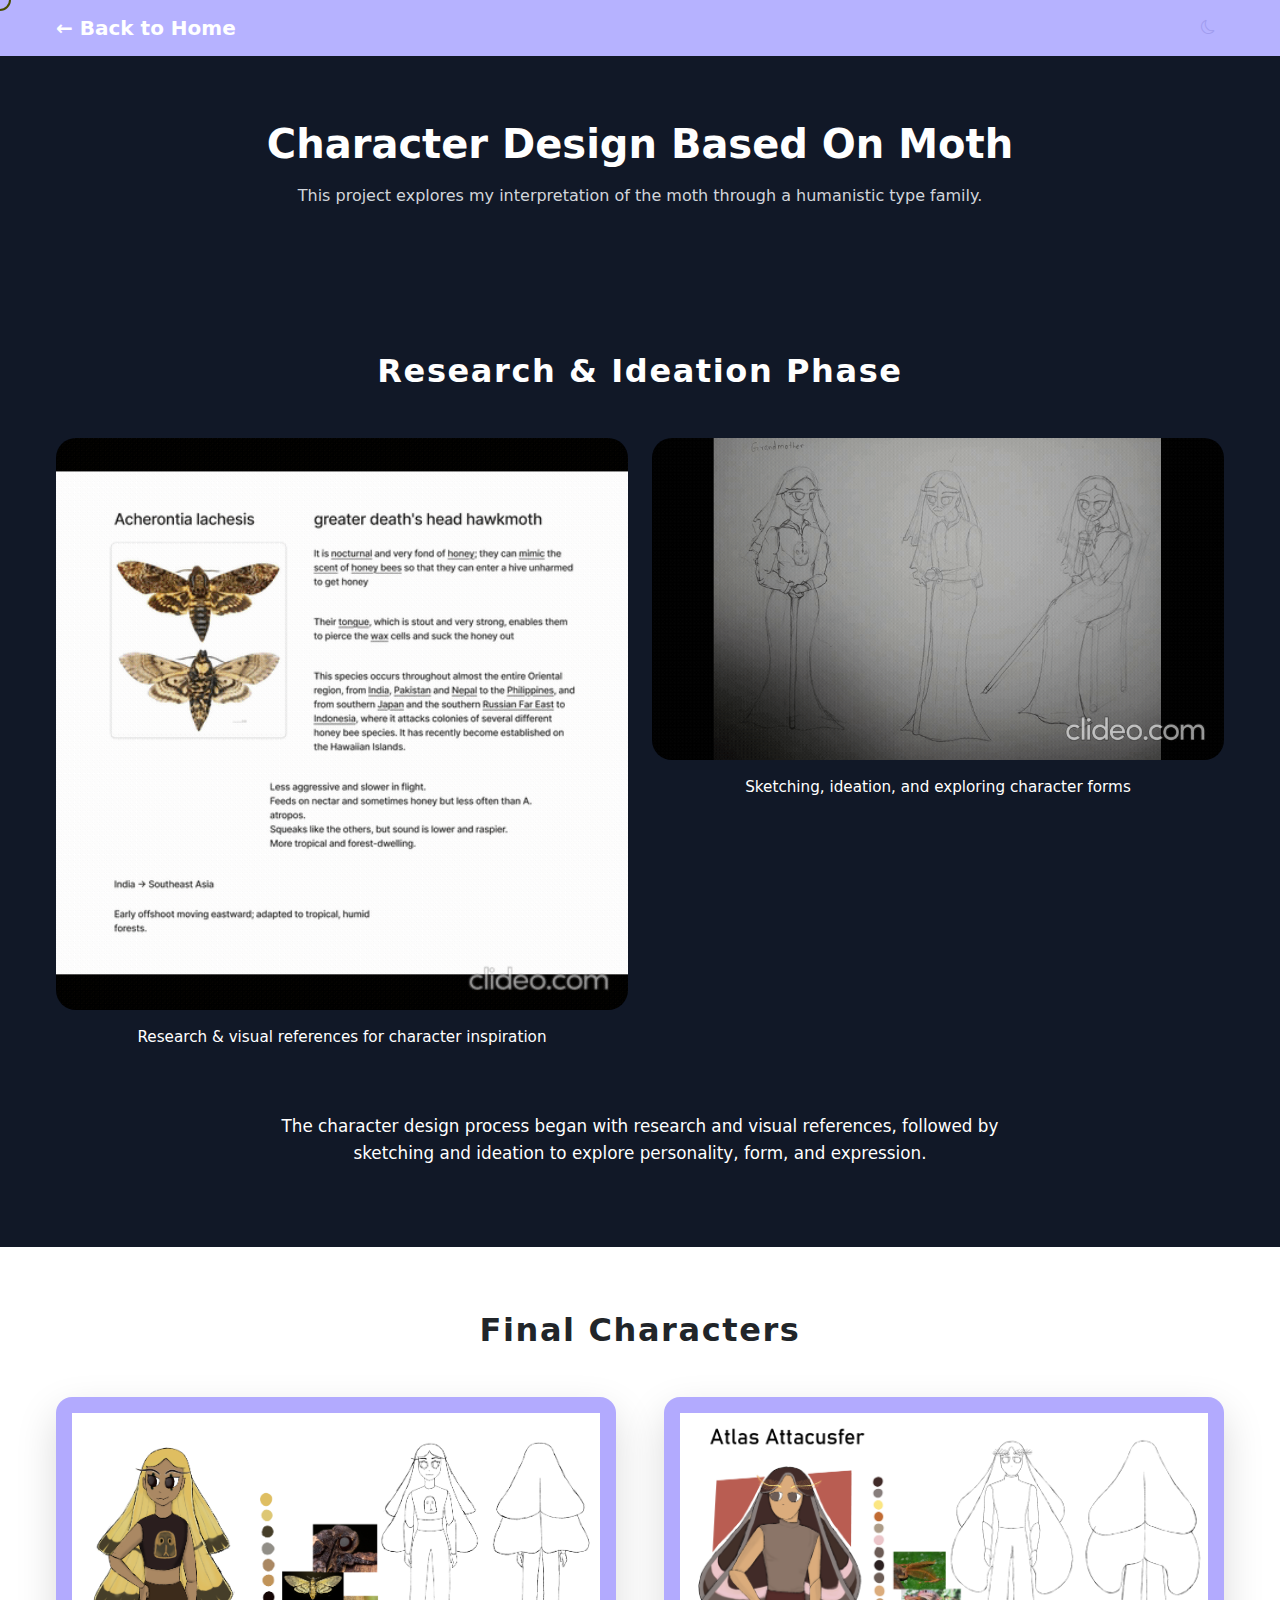
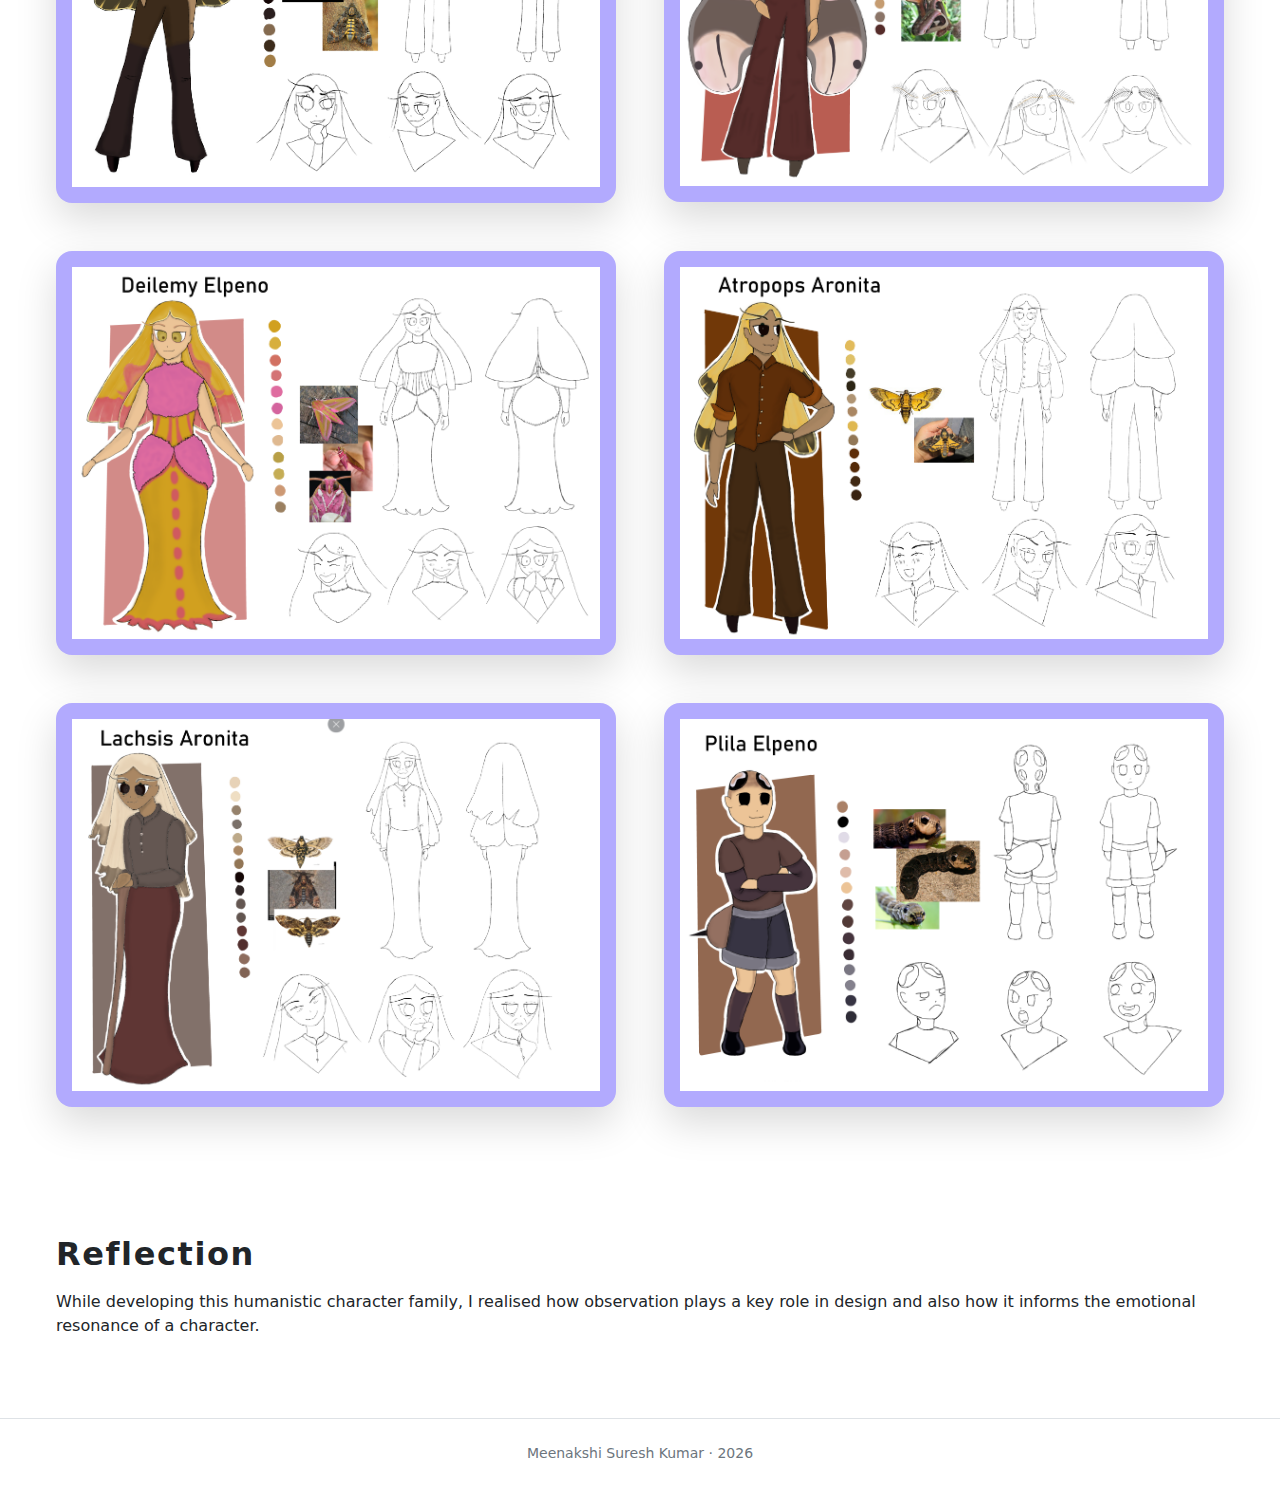
<file: characterDesign.html>
<!DOCTYPE html>
<html lang="en" data-bs-theme="light">
<head>
  <meta charset="UTF-8">
  <meta name="viewport" content="width=device-width, initial-scale=1">
  <title>Character Design</title>

  <!-- Bootstrap -->
  <link href="https://cdn.jsdelivr.net/npm/bootstrap@5.3.3/dist/css/bootstrap.min.css" rel="stylesheet">

  <!-- Icons -->
  <link href="https://cdn.jsdelivr.net/npm/bootstrap-icons@1.11.3/font/bootstrap-icons.css" rel="stylesheet">

  <!-- Same styles as home -->
  <link rel="stylesheet" href="../styles.css">
</head>
<style>
  .final-img {
  width: 100%;
  height: auto;
  display: block;

  /* Prevent overflow & weird scaling */
  max-width: 100%;
  object-fit: contain;

  /* Visual polish */
  border-radius: 16px;
  box-shadow: 0 16px 40px rgba(0, 0, 0, 0.15);
}
.final-img {
  background: #b2aafe;
  padding: 16px;
}


</style>

<body class="bg-body text-body">
<div class="custom-cursor"></div>

<!-- NAVBAR -->
<nav class="navbar sticky-top custom-navbar">
  <div class="container">
    <a class="navbar-brand fw-semibold" href="../index.html">
      ← Back to Home
    </a>

    <button class="btn btn-sm btn-outline-primary" id="themeToggle">
      <i class="bi bi-moon"></i>
    </button>
  </div>
</nav>

<!-- HERO -->
<section class="section-padding dark-section text-center">
  <div class="container">
    <h1 class="fw-bold display-6 mb-3">
      Character Design Based On Moth
    </h1>
    <p class="text-secondary">
      This project explores my interpretation of the moth through a humanistic type family.
    </p>

   
  </div>
</section>


<!-- DESIGN PROCESS -->
<section class="section-padding dark-section">
  <div class="container">

    <h2 class="fw-semibold text-center mb-5">Research & Ideation Phase</h2>

    <!-- 2 GIF ROW -->
    <div class="row g-4 justify-content-center">

      <!-- RESEARCH -->
      <div class="col-12 col-md-6">
        <div class="process-card text-center">
          <div class="process-media">
            <img src="gif3.gif" alt="Character research process">
          </div>
          <p class="process-caption mt-3">
            Research & visual references for character inspiration
          </p>
        </div>
      </div>

      <!-- SKETCH & IDEATION -->
      <div class="col-12 col-md-6">
        <div class="process-card text-center">
          <div class="process-media">
            <img src="gif5.gif" alt="Sketch and ideation process">
          </div>
          <p class="process-caption mt-3">
            Sketching, ideation, and exploring character forms
          </p>
        </div>
      </div>

    </div>

    <!-- CENTERED PARAGRAPH -->
    <p class="process-journey text-center mt-5">
      The character design process began with research and visual references,
      followed by sketching and ideation to explore personality, form, and
      expression.
    </p>

  </div>
</section>




<!-- FINAL OUTCOME -->
<section class="section-padding">
  <div class="container">
    <h2 class="fw-semibold mb-5 text-center">Final Characters</h2>

    <div class="row g-5">

      <!-- ROW 1 -->
      <div class="col-12 col-md-6">
        <img src="moth1.jpg" class="final-img" alt="Final character design 1">
      </div>

      <div class="col-12 col-md-6">
        <img src="Screenshot6.png" class="final-img" alt="Final character design 2">
      </div>

      <!-- ROW 2 -->
      <div class="col-12 col-md-6">
        <img src="moth2.png" class="final-img" alt="Final character design 3">
      </div>

      <div class="col-12 col-md-6">
        <img src="moth3.png" class="final-img" alt="Final character design 4">
      </div>

      <!-- ROW 3 -->
      <div class="col-12 col-md-6">
        <img src="moth4.png" class="final-img" alt="Final character design 5">
      </div>

      <div class="col-12 col-md-6">
        <img src="moth5.png" class="final-img" alt="Final character design 6">
      </div>

    </div>
  </div>
</section>


<!-- REFLECTION -->
<section class="section-padding">
  <div class="container">
    <h2 class="fw-semibold mb-3">Reflection</h2>
    <p>
      While developing this humanistic character family,
       I realised how observation plays a key role in design
        and also how it informs the emotional resonance of a character.
    </p>
  </div>
</section>

<footer class="py-4 border-top">
  <div class="container text-center small text-secondary">
    Meenakshi Suresh Kumar · 2026
  </div>
</footer>

<!-- Bootstrap -->
<script src="https://cdn.jsdelivr.net/npm/bootstrap@5.3.3/dist/js/bootstrap.bundle.min.js"></script>

<!-- DARK MODE -->
<script>
  const toggle = document.getElementById('themeToggle');
  const html = document.documentElement;

  toggle.addEventListener('click', () => {
    html.setAttribute(
      'data-bs-theme',
      html.getAttribute('data-bs-theme') === 'dark' ? 'light' : 'dark'
    );
  });
</script>
<script>
const cursor = document.querySelector('.custom-cursor');

document.addEventListener('mousemove', e => {
  cursor.style.left = e.clientX + 'px';
  cursor.style.top = e.clientY + 'px';
});
</script>

</body>
</html>
</file>
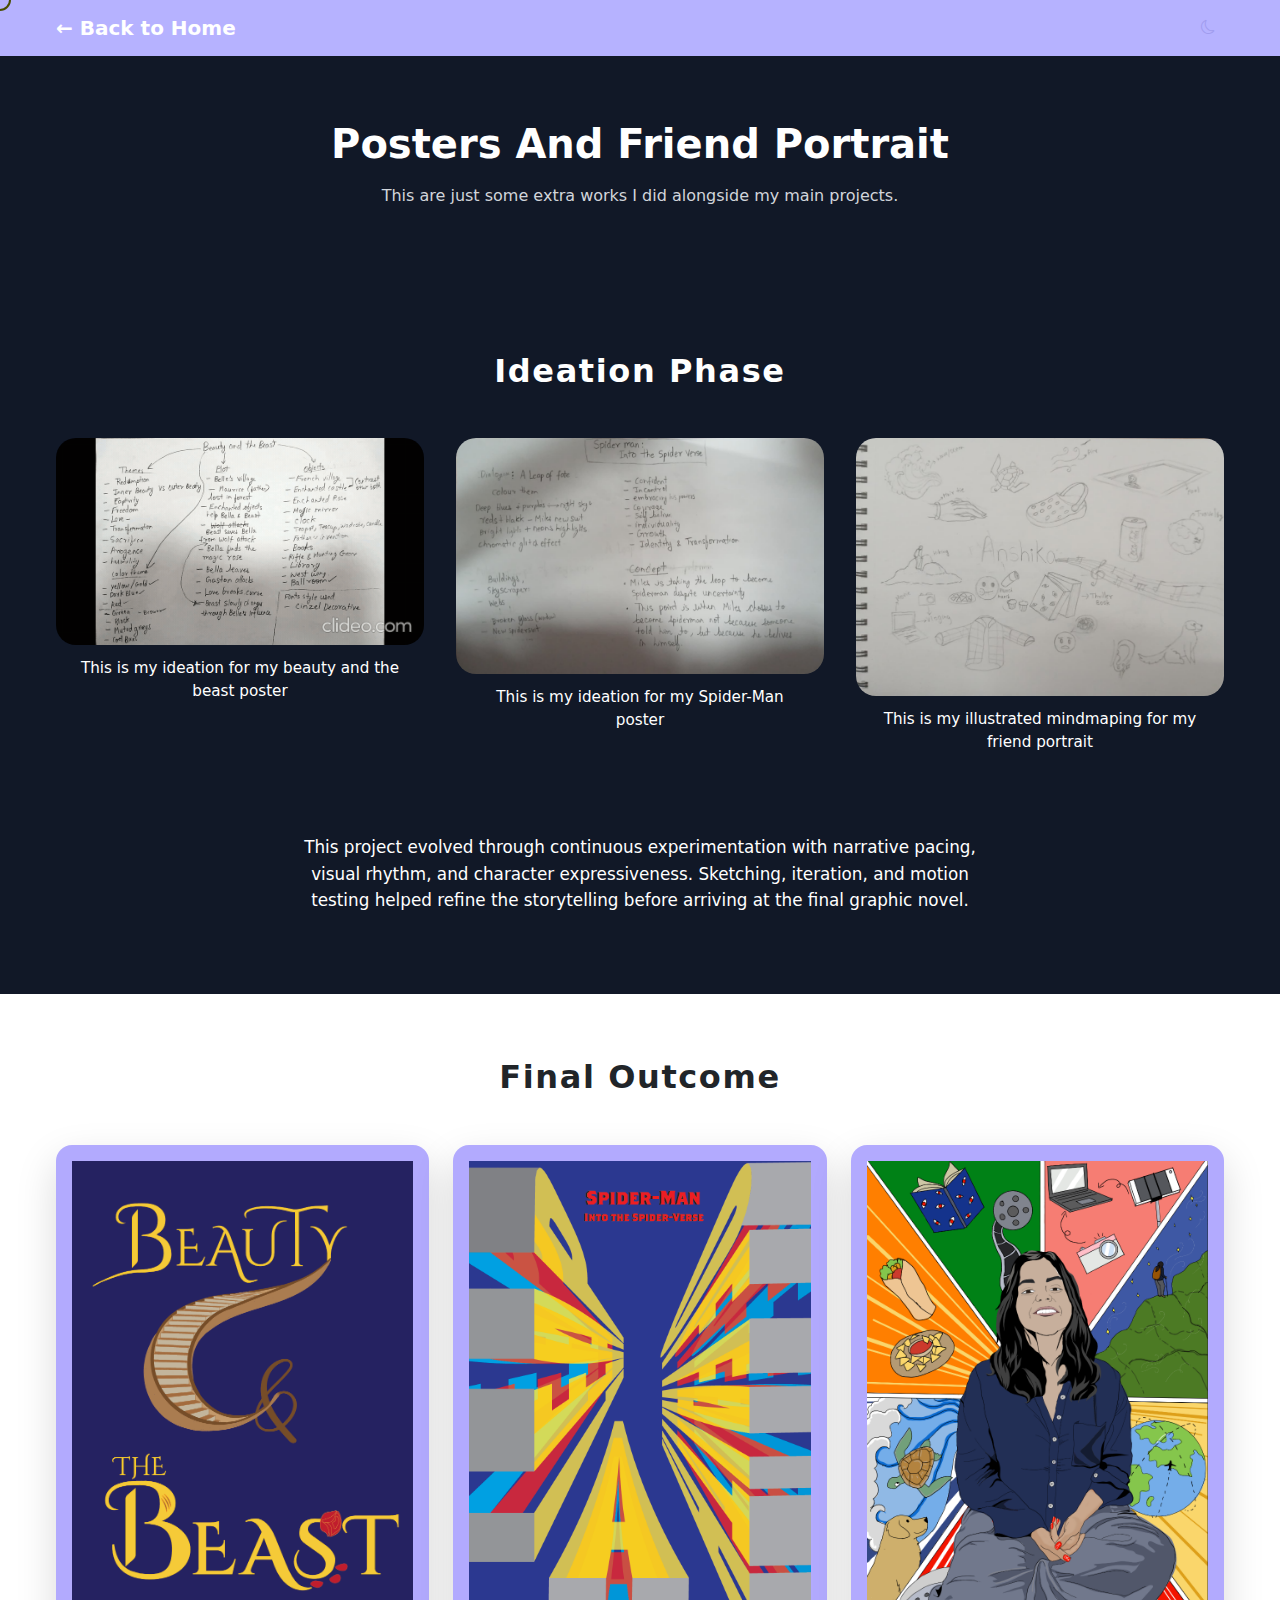
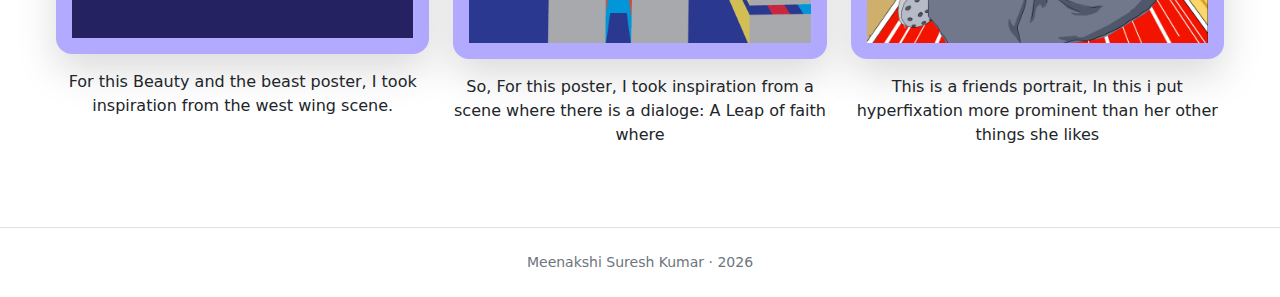
<file: extraWork.html>
<!DOCTYPE html>
<html lang="en" data-bs-theme="light">
<head>
  <meta charset="UTF-8">
  <meta name="viewport" content="width=device-width, initial-scale=1">
  <title>Extra Works</title>

  <!-- Bootstrap -->
  <link href="https://cdn.jsdelivr.net/npm/bootstrap@5.3.3/dist/css/bootstrap.min.css" rel="stylesheet">

  <!-- Icons -->
  <link href="https://cdn.jsdelivr.net/npm/bootstrap-icons@1.11.3/font/bootstrap-icons.css" rel="stylesheet">

  <!-- Same styles as home -->
  <link rel="stylesheet" href="../styles.css">
</head>
<style>
  
  .final-img {
  width: 100%;
  height: auto;
  display: block;

  /* Prevent overflow & weird scaling */
  max-width: 100%;
  object-fit: contain;

  /* Visual polish */
  border-radius: 16px;
  box-shadow: 0 16px 40px rgba(0, 0, 0, 0.15);
}
.final-img {
  background: #b2aafe;
  padding: 16px;
}


</style>

<body class="bg-body text-body">
<div class="custom-cursor"></div>

<!-- NAVBAR -->
<nav class="navbar sticky-top custom-navbar">
  <div class="container">
    <a class="navbar-brand fw-semibold" href="../index.html">
      ← Back to Home
    </a>

    <button class="btn btn-sm btn-outline-primary" id="themeToggle">
      <i class="bi bi-moon"></i>
    </button>
  </div>
</nav>

<!-- HERO -->
<section class="section-padding dark-section text-center">
  <div class="container">
    <h1 class="fw-bold display-6 mb-3">
      Posters And Friend Portrait
    </h1>
    <p class="text-secondary">
      This are just some extra works I did alongside my main projects.
    </p>
  </div>
</section>

<!-- DESIGN PROCESS -->
<section class="section-padding dark-section">
  <div class="container">

    <h2 class="fw-semibold text-center mb-5">Ideation Phase</h2>

    <!-- 3 IMAGE / GIF ROW -->
    <div class="process-grid">

      <!-- BOX 1 -->
      <div class="process-card">
        <div class="process-media">
          <img src="Extra1.gif" alt="Narrative exploration sketches">
        </div>
        <p class="process-caption">
          This is my ideation for my beauty and the beast poster
        </p>
      </div>

      <!-- BOX 2 -->
      <div class="process-card">
        <div class="process-media">
          <img src="Extra2.png" alt="Layout exploration GIF">
        </div>
        <p class="process-caption">
          This is my ideation for my Spider-Man poster
        </p>
      </div>

      <!-- BOX 3 -->
      <div class="process-card">
        <div class="process-media">
          <img src="Extra3.png" alt="Character movement GIF">
        </div>
        <p class="process-caption">
          This is my illustrated mindmaping for my friend portrait
        </p>
      </div>

    </div>

    <!-- DESIGN JOURNEY PARAGRAPH -->
    <p class="process-journey">
      This project evolved through continuous experimentation with narrative pacing,
      visual rhythm, and character expressiveness. Sketching, iteration, and motion
      testing helped refine the storytelling before arriving at the final graphic novel.
    </p>

  </div>
</section>


<!-- FINAL OUTCOME -->
<section class="section-padding">
  <div class="container">
    <h2 class="fw-semibold mb-5 text-center">Final Outcome</h2>

    <div class="row g-4">

      <!-- ITEM 1 -->
      <div class="col-12 col-md-6 col-lg-4 text-center">
        <img src="Screenshot3.png" class="final-img mb-3" alt="Final outcome page 1">
        <p class="process-caption"></p>
          For this Beauty and the beast poster, I took inspiration from the west wing scene.
     
        </p>
      </div>

      <!-- ITEM 2 -->
      <div class="col-12 col-md-6 col-lg-4 text-center">
        <img src="extra.png" class="final-img mb-3" alt="Final outcome page 2">
        <p class="process-caption"></p>
          So, For this poster, I took inspiration from a scene where there is a dialoge: A Leap of faith where
        </p>
      </div>

      <!-- ITEM 3 -->
      <div class="col-12 col-md-6 col-lg-4 text-center">
        <img src="extra1.png" class="final-img mb-3" alt="Final outcome page 3">
        <p class="process-caption"></p>
          This is a friends portrait, In this i put hyperfixation more prominent than her other things she likes
        </p>
      </div>

      

    </div>
  </div>
</section>





<footer class="py-4 border-top">
  <div class="container text-center small text-secondary">
    Meenakshi Suresh Kumar · 2026
  </div>
</footer>

<!-- Bootstrap -->
<script src="https://cdn.jsdelivr.net/npm/bootstrap@5.3.3/dist/js/bootstrap.bundle.min.js"></script>

<!-- DARK MODE -->
<script>
  const toggle = document.getElementById('themeToggle');
  const html = document.documentElement;

  toggle.addEventListener('click', () => {
    html.setAttribute(
      'data-bs-theme',
      html.getAttribute('data-bs-theme') === 'dark' ? 'light' : 'dark'
    );
  });
</script>
<script>
const cursor = document.querySelector('.custom-cursor');

document.addEventListener('mousemove', e => {
  cursor.style.left = e.clientX + 'px';
  cursor.style.top = e.clientY + 'px';
});
</script>

</body>
</html>
</file>
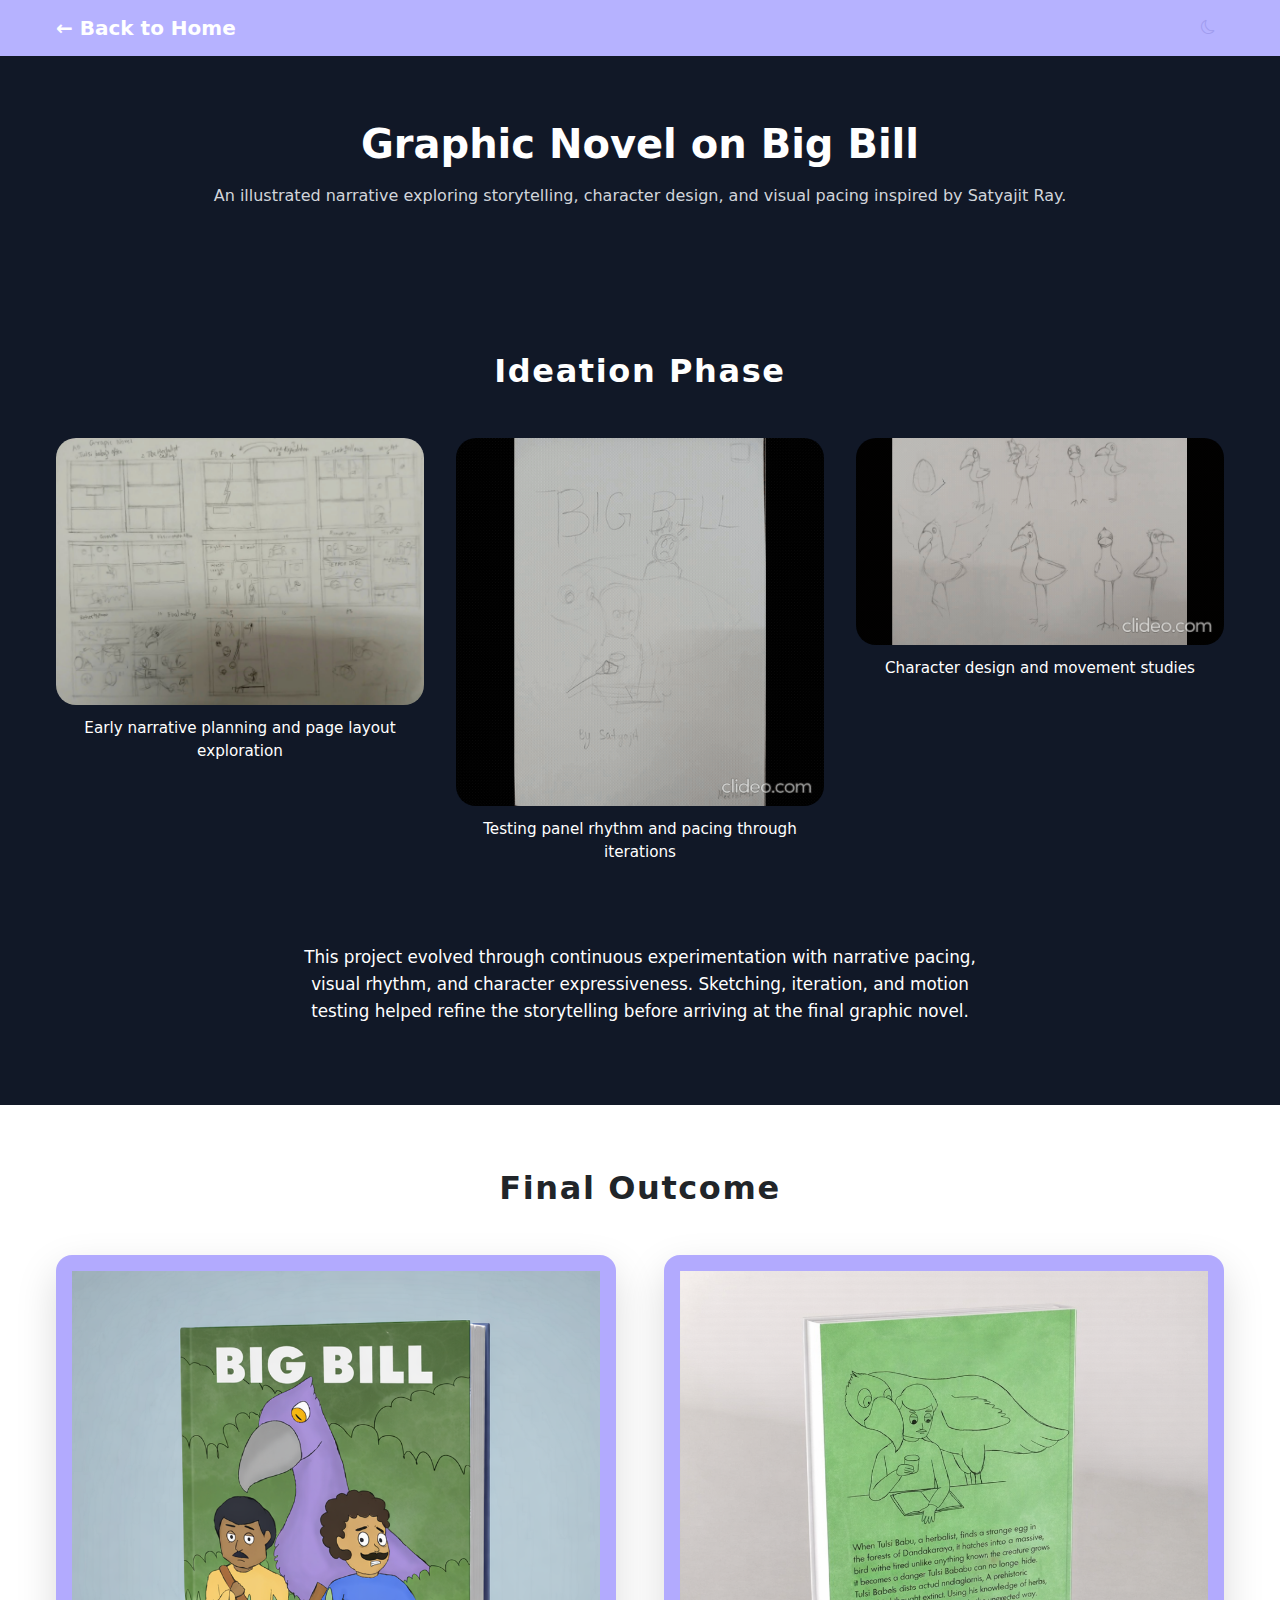
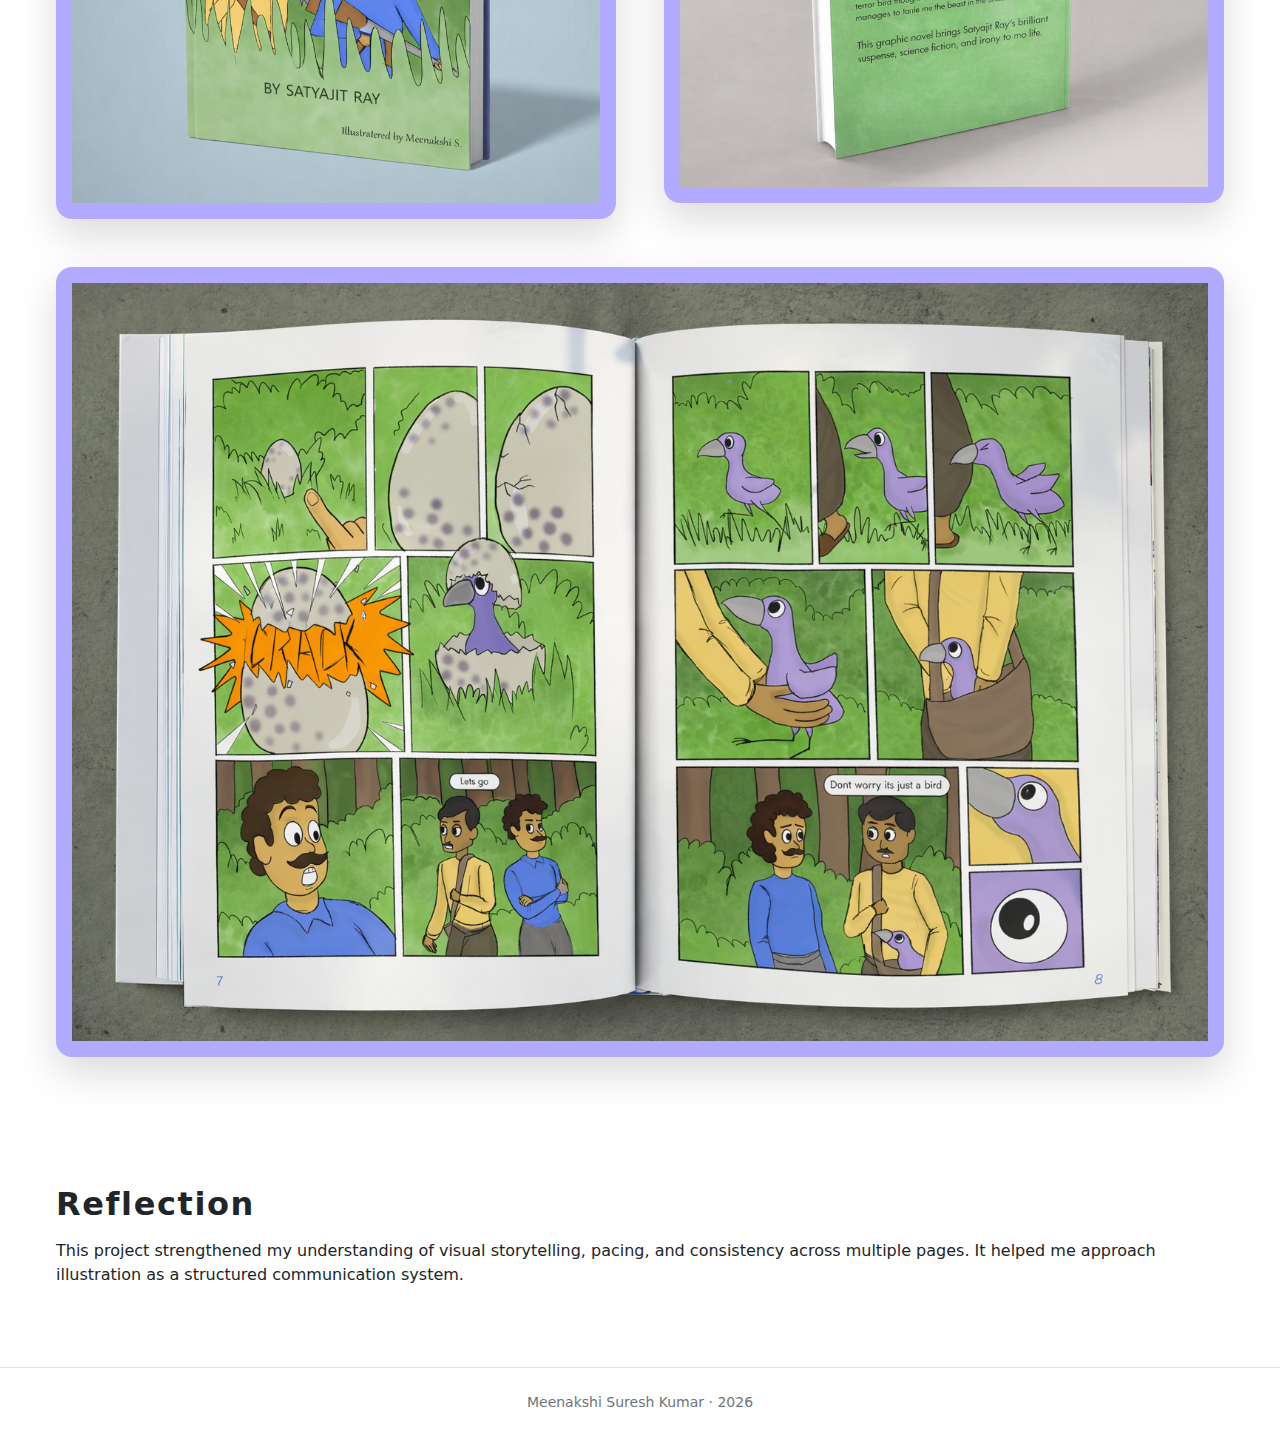
<file: graphicNovel.html>
<!DOCTYPE html>
<html lang="en" data-bs-theme="light">
<head>
  <meta charset="UTF-8">
  <meta name="viewport" content="width=device-width, initial-scale=1">
  <title>Graphic Novel on Big Bill</title>

  <!-- Bootstrap -->
  <link href="https://cdn.jsdelivr.net/npm/bootstrap@5.3.3/dist/css/bootstrap.min.css" rel="stylesheet">

  <!-- Icons -->
  <link href="https://cdn.jsdelivr.net/npm/bootstrap-icons@1.11.3/font/bootstrap-icons.css" rel="stylesheet">

  <!-- Same styles as home -->
  <link rel="stylesheet" href="../styles.css">
</head>
<style>
  
  .final-img {
  width: 100%;
  height: auto;
  display: block;

  /* Prevent overflow & weird scaling */
  max-width: 100%;
  object-fit: contain;

  /* Visual polish */
  border-radius: 16px;
  box-shadow: 0 16px 40px rgba(0, 0, 0, 0.15);
}
.final-img {
  background: #b2aafe;
  padding: 16px;
}


</style>

<body class="bg-body text-body">

<!-- NAVBAR -->
<nav class="navbar sticky-top custom-navbar">
  <div class="container">
    <a class="navbar-brand fw-semibold" href="../index.html">
      ← Back to Home
    </a>

    <button class="btn btn-sm btn-outline-primary" id="themeToggle">
      <i class="bi bi-moon"></i>
    </button>
  </div>
</nav>

<!-- HERO -->
<section class="section-padding dark-section text-center">
  <div class="container">
    <h1 class="fw-bold display-6 mb-3">
      Graphic Novel on Big Bill
    </h1>
    <p class="text-secondary">
      An illustrated narrative exploring storytelling, character design,
      and visual pacing inspired by Satyajit Ray.
    </p>
  </div>
</section>

<!-- DESIGN PROCESS -->
<section class="section-padding dark-section">
  <div class="container">

    <h2 class="fw-semibold text-center mb-5">Ideation Phase</h2>

    <!-- 3 IMAGE / GIF ROW -->
    <div class="process-grid">

      <!-- BOX 1 -->
      <div class="process-card">
        <div class="process-media">
          <img src="2Process2.png" alt="Narrative exploration sketches">
        </div>
        <p class="process-caption">
          Early narrative planning and page layout exploration
        </p>
      </div>

      <!-- BOX 2 -->
      <div class="process-card">
        <div class="process-media">
          <img src="gif2.gif" alt="Layout exploration GIF">
        </div>
        <p class="process-caption">
          Testing panel rhythm and pacing through iterations
        </p>
      </div>

      <!-- BOX 3 -->
      <div class="process-card">
        <div class="process-media">
          <img src="gif1.gif" alt="Character movement GIF">
        </div>
        <p class="process-caption">
          Character design and movement studies
        </p>
      </div>

    </div>

    <!-- DESIGN JOURNEY PARAGRAPH -->
    <p class="process-journey">
      This project evolved through continuous experimentation with narrative pacing,
      visual rhythm, and character expressiveness. Sketching, iteration, and motion
      testing helped refine the storytelling before arriving at the final graphic novel.
    </p>

  </div>
</section>



<!-- FINAL OUTCOME -->
<section class="section-padding">
  <div class="container">
    <h2 class="fw-semibold mb-5 text-center">Final Outcome</h2>

    <div class="row g-5">

      <!-- MP1 + MP2 IN SAME ROW -->
      <div class="col-12 col-md-6">
        <img src="mock1.png" class="final-img" alt="">
      </div>

      <div class="col-12 col-md-6">
        <img src="mock2.png" class="final-img" alt="">
      </div>

      <!-- FULL WIDTH IMAGE BELOW -->
      <div class="col-12">
        <img src="mock3.png" class="final-img" alt="">
      </div>

    </div>
  </div>
</section>

<!-- REFLECTION -->
<section class="section-padding">
  <div class="container">
    <h2 class="fw-semibold mb-3">Reflection</h2>
    <p>
      This project strengthened my understanding of visual storytelling,
      pacing, and consistency across multiple pages. It helped me approach
      illustration as a structured communication system.
    </p>
  </div>
</section>

<footer class="py-4 border-top">
  <div class="container text-center small text-secondary">
    Meenakshi Suresh Kumar · 2026
  </div>
</footer>

<!-- Bootstrap -->
<script src="https://cdn.jsdelivr.net/npm/bootstrap@5.3.3/dist/js/bootstrap.bundle.min.js"></script>

<!-- DARK MODE -->
<script>
  const toggle = document.getElementById('themeToggle');
  const html = document.documentElement;

  toggle.addEventListener('click', () => {
    html.setAttribute(
      'data-bs-theme',
      html.getAttribute('data-bs-theme') === 'dark' ? 'light' : 'dark'
    );
  });
</script>

</body>
</html>
</file>
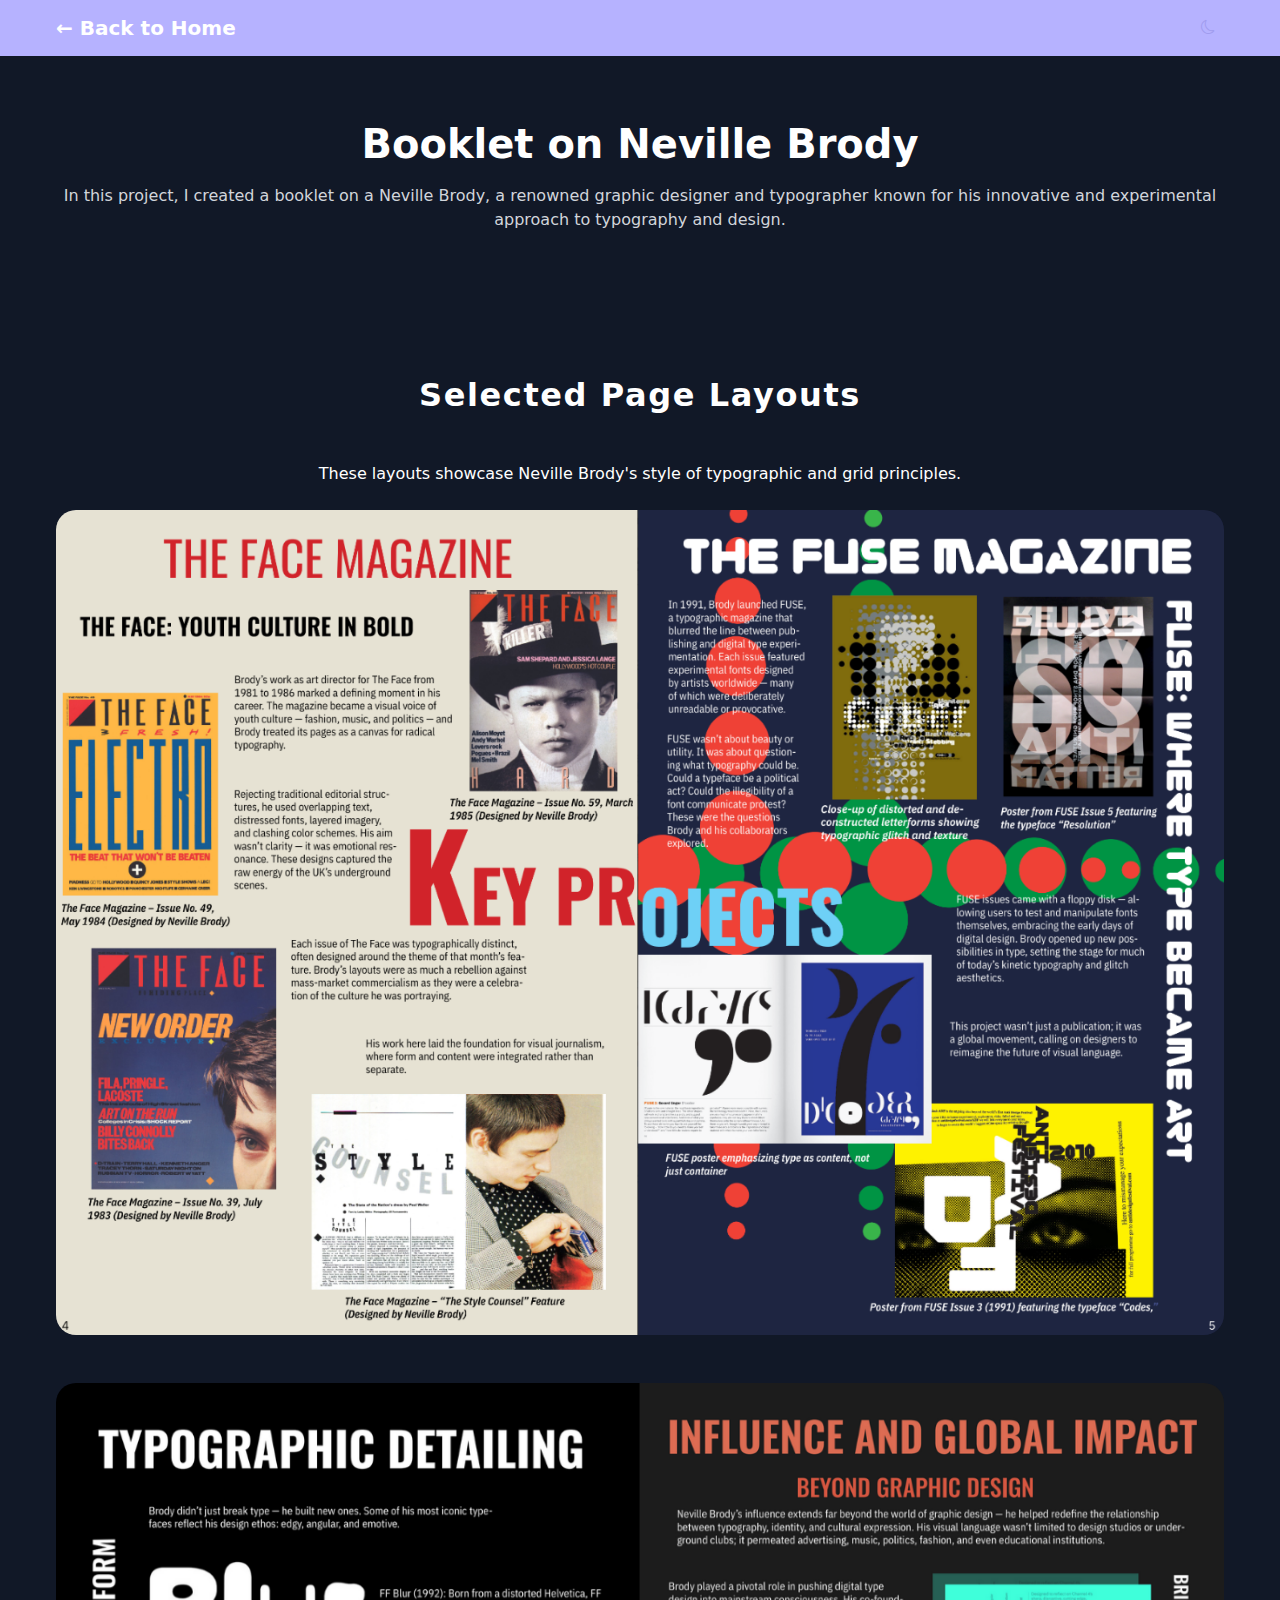
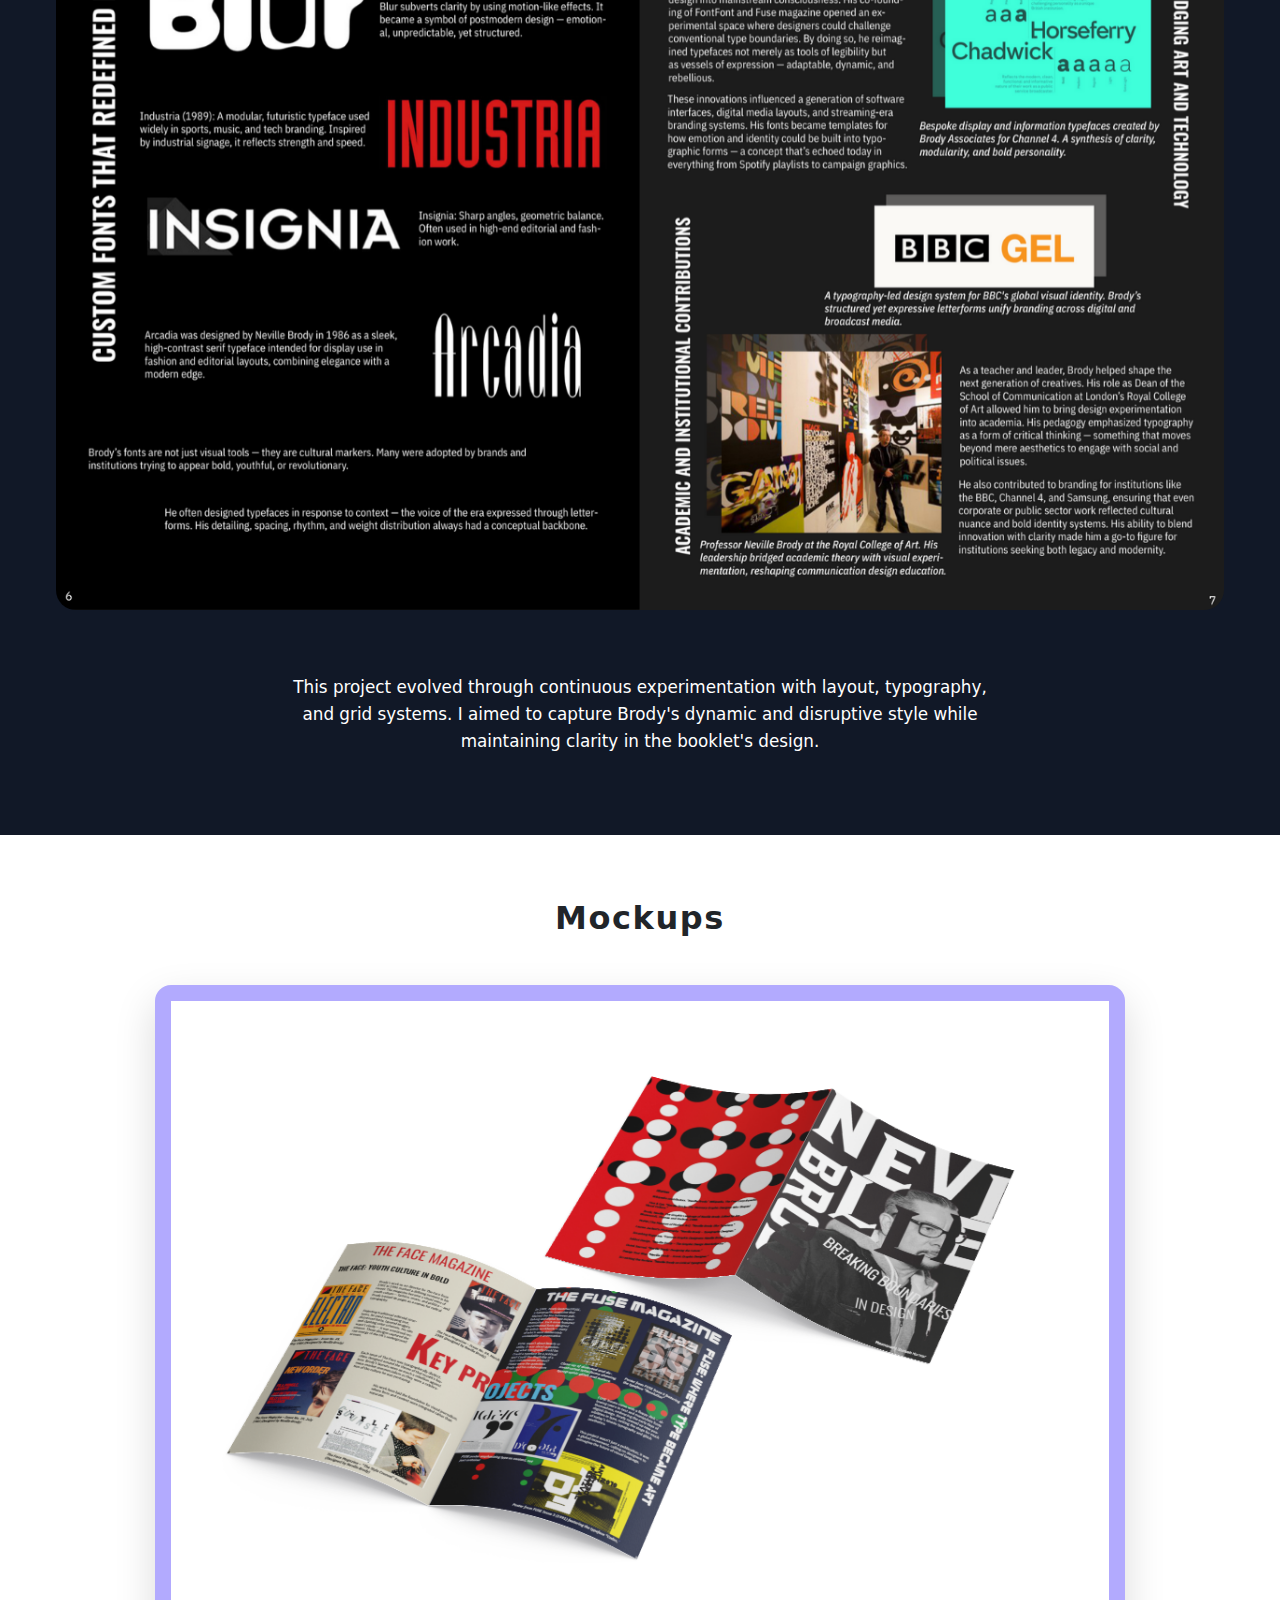
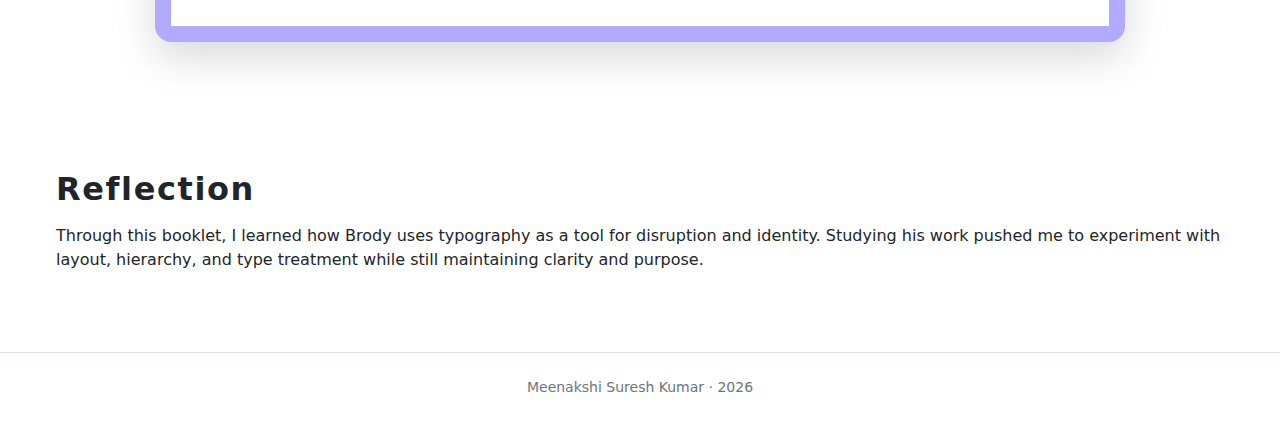
<file: nevilebrody.html>
<!DOCTYPE html>
<html lang="en" data-bs-theme="light">
<head>
  <meta charset="UTF-8">
  <meta name="viewport" content="width=device-width, initial-scale=1">
  <title>Neville Brody</title>

  <!-- Bootstrap -->
  <link href="https://cdn.jsdelivr.net/npm/bootstrap@5.3.3/dist/css/bootstrap.min.css" rel="stylesheet">

  <!-- Icons -->
  <link href="https://cdn.jsdelivr.net/npm/bootstrap-icons@1.11.3/font/bootstrap-icons.css" rel="stylesheet">

  <!-- Same styles as home -->
  <link rel="stylesheet" href="../styles.css">
</head>
<style>
  
  /* DESIGN PROCESS GRID */

.process-grid {
  display: grid;
  grid-template-columns: repeat(2, 1fr);
  gap: 32px;
}

/* Card styling */
.process-card {
  display: flex;
  flex-direction: column;
  gap: 12px;
}

/* Image container */
.process-media img {
  width: 100%;
  height: auto;
  border-radius: 16px;
  display: block;
  box-shadow: 0 14px 32px rgba(0, 0, 0, 0.18);
}

/* Caption */
.process-caption {
  font-size: 0.9rem;
  color: var(--bs-secondary-color);
}

/* MOBILE STACK */
@media (max-width: 768px) {
  .process-grid {
    grid-template-columns: 1fr;
  }
}

  .final-img {
  width: 100%;
  height: auto;
  display: block;

  /* Prevent overflow & weird scaling */
  max-width: 100%;
  object-fit: contain;

  /* Visual polish */
  border-radius: 16px;
  box-shadow: 0 16px 40px rgba(0, 0, 0, 0.15);
}
.final-img {
  background: #b2aafe;
  padding: 16px;
}
.process-grid {
  display: grid;
  grid-template-columns: 1fr; /* ONE COLUMN */
  gap: 48px;
}
.final-img {
  margin-inline: auto;
}





</style>

<body class="bg-body text-body">

<!-- NAVBAR -->
<nav class="navbar sticky-top custom-navbar">
  <div class="container">
    <a class="navbar-brand fw-semibold" href="../index.html">
      ← Back to Home
    </a>

    <button class="btn btn-sm btn-outline-primary" id="themeToggle">
      <i class="bi bi-moon"></i>
    </button>
  </div>
</nav>

<!-- HERO -->
<section class="section-padding dark-section text-center">
  <div class="container">
    <h1 class="fw-bold display-6 mb-3">
      Booklet on Neville Brody
    </h1>
    <p class="text-secondary">
      In this project, I created a booklet on a Neville Brody,
      a renowned graphic designer and typographer known for his innovative and experimental approach to typography and design.
    </p>
  </div>
</section>

<!-- DESIGN PROCESS -->
<section class="section-padding dark-section">
  <div class="container">

    <h2 class="fw-semibold text-center mb-5">Selected Page Layouts</h2>
    <p class="text-center mb-4">These layouts showcase Neville Brody's style of typographic and grid principles.</p>

    <!-- 3 IMAGE / GIF ROW -->
    <div class="process-grid">

      <!-- BOX 1 -->
      <div class="process-card">
        <div class="process-media">
          <img src="book1.png" alt="Narrative exploration sketches">
        </div>
        
      
      </div>

      <!-- BOX 2 -->
      <div class="process-card">
        <div class="process-media">
          <img src="book2.png" alt="Layout exploration GIF">
        </div>
       
      </div>

     

    </div>

    <!-- DESIGN JOURNEY PARAGRAPH -->
    <p class="process-journey">
      This project evolved through continuous experimentation with layout,
       typography, and grid systems. I aimed to capture Brody's dynamic and
        disruptive style while maintaining clarity in the booklet's design.
    </p>

  </div>
</section>



<!-- FINAL OUTCOME -->
<section class="section-padding">
  <div class="container">
    <h2 class="fw-semibold mb-5 text-center">Mockups</h2>

    <div class="row justify-content-center">
      <div class="col-12 col-lg-10">

        <img
          src="Mockup1.png"
          class="final-img"
          alt="Final Mockup"
        >

      </div>
    </div>
  </div>
</section>


<!-- REFLECTION -->
<section class="section-padding">
  <div class="container">
    <h2 class="fw-semibold mb-3">Reflection</h2>
    <p>
      Through this booklet, I learned how Brody uses typography
       as a tool for disruption and identity. Studying his work
        pushed me to experiment with layout, hierarchy, and type 
        treatment while still maintaining clarity and purpose.
    </p>
  </div>
</section>

<footer class="py-4 border-top">
  <div class="container text-center small text-secondary">
    Meenakshi Suresh Kumar · 2026
  </div>
</footer>

<!-- Bootstrap -->
<script src="https://cdn.jsdelivr.net/npm/bootstrap@5.3.3/dist/js/bootstrap.bundle.min.js"></script>

<!-- DARK MODE -->
<script>
  const toggle = document.getElementById('themeToggle');
  const html = document.documentElement;

  toggle.addEventListener('click', () => {
    html.setAttribute(
      'data-bs-theme',
      html.getAttribute('data-bs-theme') === 'dark' ? 'light' : 'dark'
    );
  });
</script>

</body>
</html>
</file>
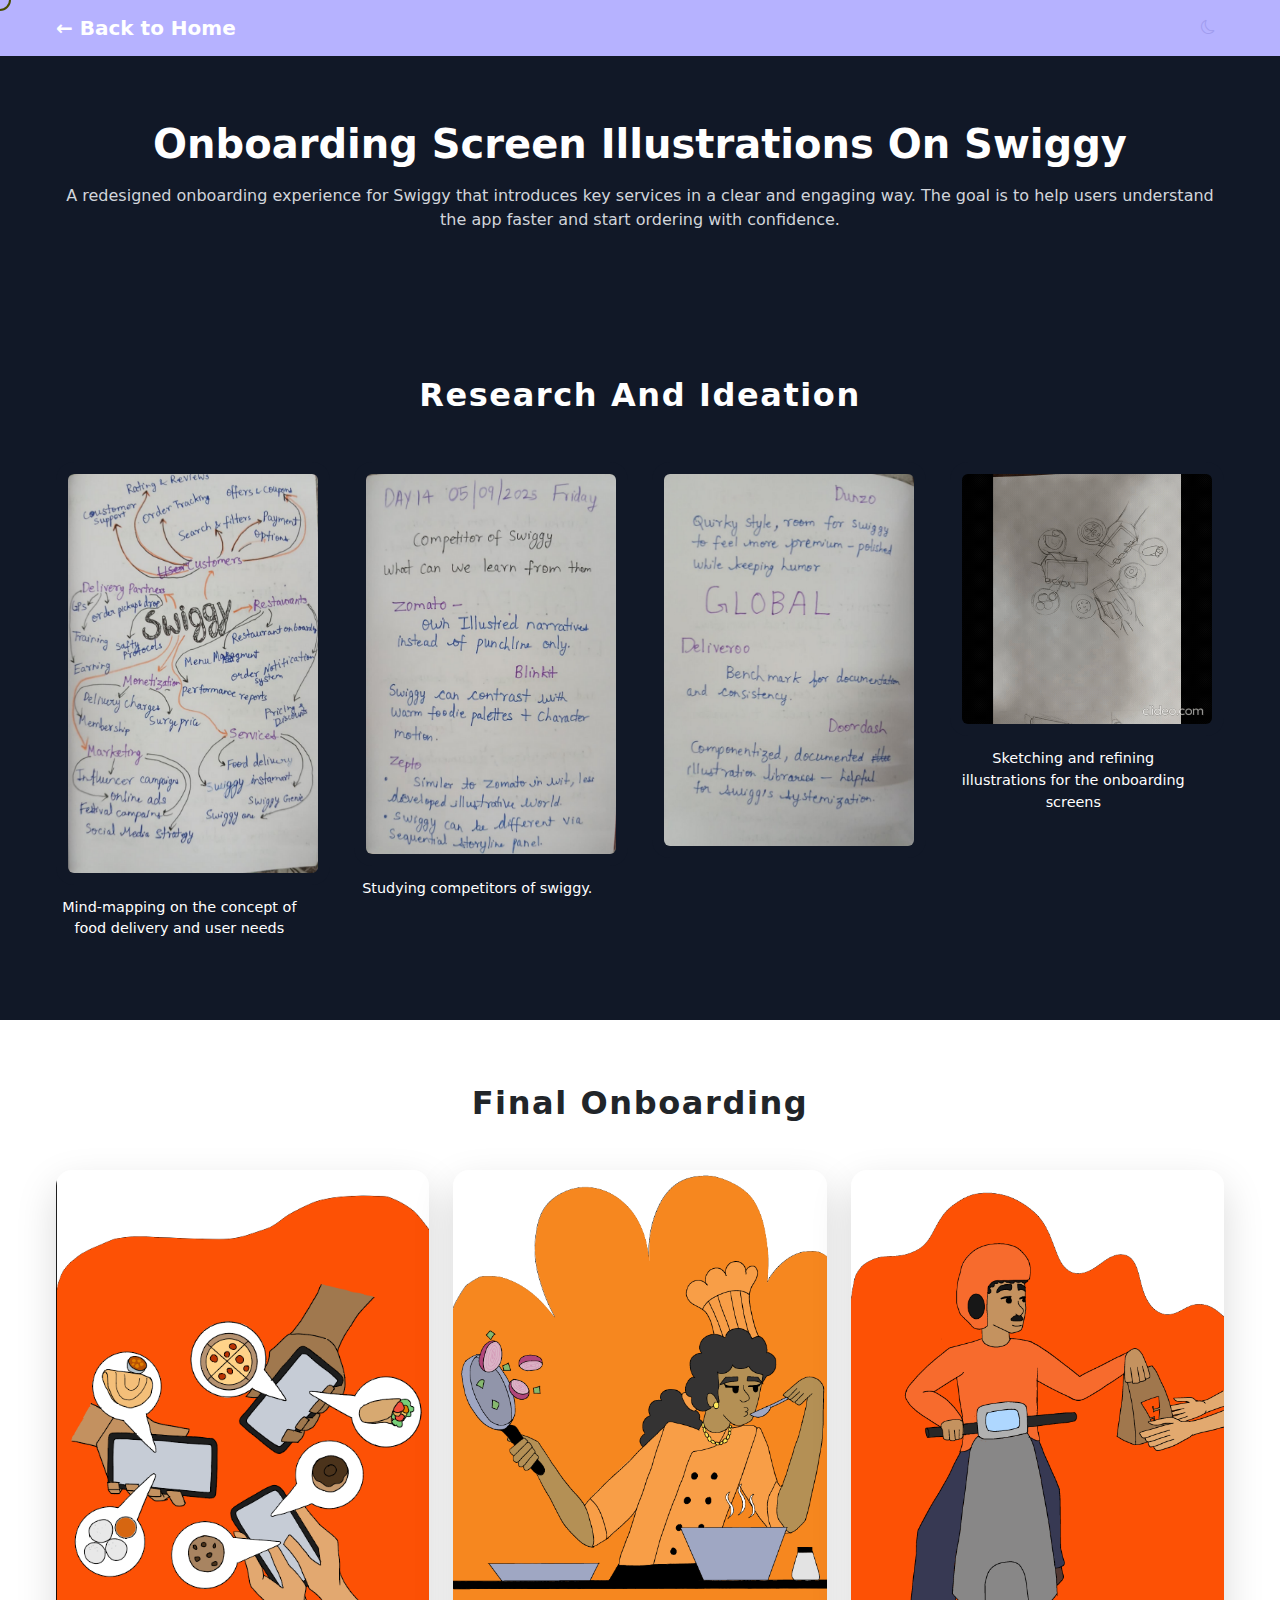
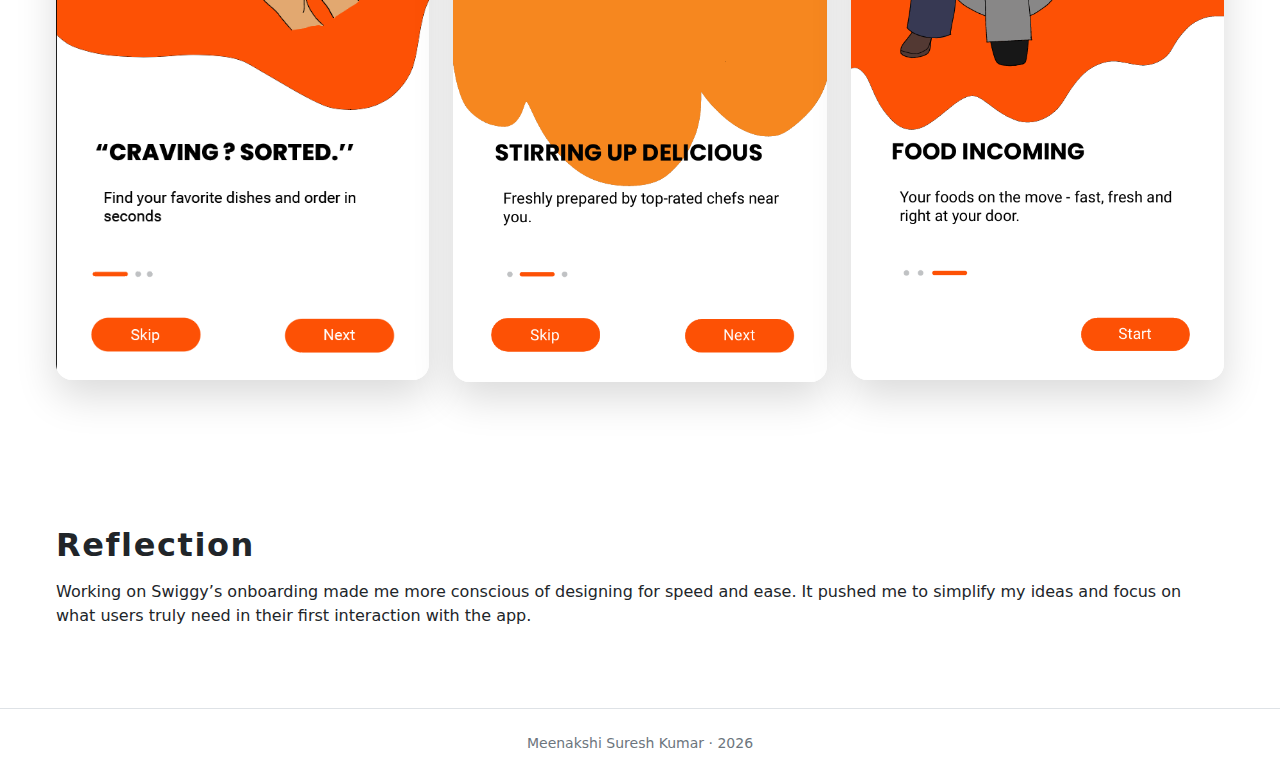
<file: onboarding.html>
<!DOCTYPE html>
<html lang="en" data-bs-theme="light">
<head>
  <meta charset="UTF-8">
  <meta name="viewport" content="width=device-width, initial-scale=1">
  <title>Onboarding Screen Illustrations</title>

  <!-- Bootstrap -->
  <link href="https://cdn.jsdelivr.net/npm/bootstrap@5.3.3/dist/css/bootstrap.min.css" rel="stylesheet">

  <!-- Icons -->
  <link href="https://cdn.jsdelivr.net/npm/bootstrap-icons@1.11.3/font/bootstrap-icons.css" rel="stylesheet">

  <!-- Same styles as home -->
  <link rel="stylesheet" href="../styles.css">
</head>
<style>
  
  .final-img {
  width: 100%;
  height: auto;
  display: block;

  /* Prevent overflow & weird scaling */
  max-width: 100%;
  object-fit: contain;

  /* Visual polish */
  border-radius: 16px;
  box-shadow: 0 16px 40px rgba(0, 0, 0, 0.15);
}
.process-img {
  width: 100%;
  height: auto;
  border-radius: 18px;          /* soft corners */
  display: block;
  transition: transform 0.35s ease, box-shadow 0.35s ease;
}

.process-caption {
  margin-top: 0.75rem;
  font-size: 0.9rem;
  color: var(--bs-secondary-color);
}

/* Hover effect */
.process-img:hover {
  transform: translateY(-6px) scale(1.02);
  box-shadow: 0 18px 40px rgba(0, 0, 0, 0.18);
}






</style>

<body class="bg-body text-body">
<div class="custom-cursor"></div>

<!-- NAVBAR -->
<nav class="navbar sticky-top custom-navbar">
  <div class="container">
    <a class="navbar-brand fw-semibold" href="../index.html">
      ← Back to Home
    </a>

    <button class="btn btn-sm btn-outline-primary" id="themeToggle">
      <i class="bi bi-moon"></i>
    </button>
  </div>
</nav>

<!-- HERO -->
<section class="section-padding dark-section text-center">
  <div class="container">
    <h1 class="fw-bold display-6 mb-3">
      Onboarding Screen Illustrations On Swiggy
    </h1>
    <p class="text-secondary">
      A redesigned onboarding experience for Swiggy that introduces key
       services in a clear and engaging way. The goal is to help users understand the app faster and start ordering with confidence.
    </p>
  </div>
</section>

<!-- DESIGN PROCESS -->
<section class="section-padding dark-section">
  <div class="container">

    <h2 class="fw-semibold text-center mb-5">Research And Ideation </h2>

    <div class="row g-4">

      <!-- IMAGE 1 -->
      <div class="col-12 col-md-3 text-center">
        <img src="mindmap.png" class="process-img" alt="Research and mind mapping">
        <p class="process-caption">
          Mind-mapping on the concept of food delivery and user needs
        </p>
      </div>

      <!-- IMAGE 2 -->
      <div class="col-12 col-md-3 text-center">
        <img src="research.png" class="process-img" alt="Sketch and ideation">
        <p class="process-caption">
          Studying competitors of swiggy.
        </p>
      </div>

      <!-- IMAGE 3 -->
      <div class="col-12 col-md-3 text-center">
        <img src="researh2.png" class="process-img" alt="Character studies">
        <p class="process-caption">
          
        </p>
      </div>

      <!-- IMAGE 4 -->
      <div class="col-12 col-md-3 text-center">
        <img src="ongif.gif" class="process-img" alt="Refinement">
        <p class="process-caption">
          Sketching and refining illustrations for the onboarding screens
        </p>
      </div>

    </div>




    
</section>



<!-- FINAL OUTCOME -->
<section class="section-padding">
  <div class="container">
    <h2 class="fw-semibold mb-5 text-center">Final Onboarding</h2>

    <div class="row g-4">

      <!-- ITEM 1 -->
      <div class="col-12 col-md-6 col-lg-4 text-center">
        <img src="on1.png" class="final-img mb-3" alt="Final outcome page 1">
        
      </div>

      <!-- ITEM 2 -->
      <div class="col-12 col-md-6 col-lg-4 text-center">
        <img src="on2.png" class="final-img mb-3" alt="Final outcome page 2">
        
      </div>

      <!-- ITEM 3 -->
      <div class="col-12 col-md-6 col-lg-4 text-center">
        <img src="on3.png" class="final-img mb-3" alt="Final outcome page 3">
        
      </div>

      

    </div>
  </div>
</section>
<!-- REFLECTION -->
<section class="section-padding">
  <div class="container">
    <h2 class="fw-semibold mb-3">Reflection</h2>
    <p>
      Working on Swiggy’s onboarding made me more conscious of 
      designing for speed and ease. It pushed me to simplify my 
      ideas and focus on what users truly need in their first interaction with the app.
    </p>
  </div>
</section>

<footer class="py-4 border-top">
  <div class="container text-center small text-secondary">
    Meenakshi Suresh Kumar · 2026
  </div>
</footer>

<!-- Bootstrap -->
<script src="https://cdn.jsdelivr.net/npm/bootstrap@5.3.3/dist/js/bootstrap.bundle.min.js"></script>

<!-- DARK MODE -->
<script>
  const toggle = document.getElementById('themeToggle');
  const html = document.documentElement;

  toggle.addEventListener('click', () => {
    html.setAttribute(
      'data-bs-theme',
      html.getAttribute('data-bs-theme') === 'dark' ? 'light' : 'dark'
    );
  });
</script>
<script>
const cursor = document.querySelector('.custom-cursor');

document.addEventListener('mousemove', e => {
  cursor.style.left = e.clientX + 'px';
  cursor.style.top = e.clientY + 'px';
});
</script>

</body>
</html>
</file>
<file: styles.css>
.custom-cursor {
  position: fixed;
  width: 22px;
  height: 22px;
  border-radius: 50%;
  pointer-events: none;
  z-index: 9999;
  border: 2px solid white;
  mix-blend-mode: difference;
  transform: translate(-50%, -50%);
  transition: transform 0.08s ease-out;
}
a:hover ~ .custom-cursor,
button:hover ~ .custom-cursor {
  transform: translate(-50%, -50%) scale(1.8);
}

/* Hide default cursor everywhere */
* {
  cursor: none !important;
}


:root {
  --accent-lavender: #c296ff;
}

.card:hover {
  box-shadow: 0 20px 45px rgba(166, 140, 255, 0.25);
}

/* PROJECT CARD HOVER ANIMATION */

.card {
  transition: transform 0.35s ease, box-shadow 0.35s ease;
  border-radius: 12px;
  overflow: hidden;
}

.card:hover {
  transform: translateY(-6px);
  box-shadow: 0 18px 40px rgba(0, 0, 0, 0.15);
}

/* Image zoom effect */
.card img {
  transition: transform 0.5s ease;
}

.card:hover img {
  transform: scale(1.06);
}

/* Smooth text clarity */
.card-body {
  transition: color 0.3s ease;
}
.card:hover .card-body {
  color: #111827;
}
.process-images img {
  width: 100%;
  height: auto;
  max-width: 100%;
  border-radius: 12px;
  object-fit: contain;
}
/* CONTAINER SAFETY */
.container {
  max-width: 1200px;
  margin-inline: auto;
  padding-inline: 16px;
}

/* GRID SYSTEM */
.process-grid {
  display: grid;
  gap: 32px;
}

/* MOBILE */
@media (max-width: 575px) {
  .process-grid {
    grid-template-columns: 1fr;
  }
}

/* TABLET */
@media (min-width: 576px) and (max-width: 991px) {
  .process-grid {
    grid-template-columns: repeat(2, 1fr);
  }
}

/* DESKTOP */
@media (min-width: 992px) {
  .process-grid {
    grid-template-columns: repeat(3, 1fr);
  }
}

.process-card {
  display: flex;
  flex-direction: column;
  align-items: center;
}

/* Visual frame adapts per device */
.process-media {
  width: 100%;
  border-radius: 20px;
  overflow: hidden;
  background-color: #0f172a;
}





.process-media img,
.process-media video {
  width: 100%;
  height: auto;          /* allow natural height */
  object-fit: contain;  /* NEVER crop */
  display: block;
}


.process-caption {
  margin-top: 12px;
  text-align: center;
  font-size: clamp(0.85rem, 2.5vw, 0.95rem);
  color: #cbd5f5;
  max-width: 90%;
}

.process-journey {
  margin-top: 64px;
  max-width: 720px;
  margin-inline: auto;
  text-align: center;
  font-size: clamp(0.95rem, 2.8vw, 1.05rem);
  line-height: 1.6;
  color: #e5e7eb;
}



/* WORK section images */
#work .card-img-top {
  width: 100%;
  height: 100%;
  object-fit: contain;
  background-color: #b8aaff;
  padding: 12px;
}

/* Ensure equal card height */
#work .ratio {
  background-color: #111827;
}

.process-images img {
  width: 48%;
  height: auto;
  object-fit: contain;
  border-radius: 20px;
}


.process-row {
  display: flex;
  gap: 48px; /* increase spacing here */
  width: 100%;
  margin-bottom: 80px; /* space between sections */
}

.process-block {
  display: block;
  width: 100%;
}


.process-row img {
 
  height: auto;
  border-radius: 20px;
  object-fit: contain; /* VERY IMPORTANT */
}


.process-row img {

  height: auto;
  border-radius: 16px;
  object-fit: cover;
  flex-shrink: 0;
}




.card {
  transition: transform 0.3s ease;
}

.card:hover {
  transform: translateY(-6px);
}

#about p {
  max-width: 620px;
}

.section-padding h2 {
  letter-spacing: 0.05em;
}

.skill-item {
  text-align: center;
}


#about p {
  max-width: 600px;
}


.section-padding {
      padding: 4rem 0;
    }

    .skill-card {
      border: 1px solid var(--bs-border-color);
      border-radius: 0.5rem;
      padding: 1rem;
      height: 100%;
    }

    .skill-card h6 {
      font-weight: 600;
      margin-bottom: 0.5rem;
    }

    .skill-card ul {
      padding-left: 1rem;
      margin-bottom: 0;
      font-size: 0.9rem;
    }

    .process-step h6 {
      font-weight: 600;
    }

    .process-step p {
      font-size: 0.9rem;
      color: var(--bs-secondary-color);
    }

    /* Minimal accent color */
    .btn-primary {
      --bs-btn-bg: #14131d;
      --bs-btn-border-color: #13131b;
      
    }

    .btn-outline-primary {
      --bs-btn-color: #a09cee;
      --bs-btn-border-color: #b6b2ff;
    }
    .skill-item {
  transition: background-color 0.2s ease, color 0.2s ease;
}.skill-item {
  padding: 0.75rem 1.25rem;
  border-radius: 0.75rem;
  border: 1px solid var(--bs-border-color);
  background-color: var(--bs-body-bg);
  font-weight: 500;
  font-size: 0.95rem;
  white-space: nowrap;
}

/* Dark section adjustment */
.section-dark .skill-item {
  background-color: #111827;
  border-color: #1f2937;
  color: #f9fafb;
}


/* Hover interaction */
.skill-item:hover {
  background-color: #000;
  color: #fff;
  cursor: default;
}

/* Dark section refinement */
.section-dark .skill-item:hover {
  background-color: #fff;
  color: #111827;
}
/* Scoped dark sections only */
.dark-section {
  background-color: rgb(17, 24, 39);
  color: #ffffff;
}

/* Text inside dark sections */
.dark-section h1,
.dark-section h2,
.dark-section h3,
.dark-section h4,
.dark-section h5,
.dark-section h6,
.dark-section p,
.dark-section span,
.dark-section li,
.dark-section a,
.dark-section label {
  color: #ffffff;
}

/* Muted text inside dark sections */
.dark-section .text-secondary,
.dark-section .small {
  color: #d1d5db !important;
}

/* Cards inside dark sections */
.dark-section .card {
  background-color: rgb(17, 24, 39);
  border-color: #1f2937;
  color: #ffffff;
}

/* Forms inside dark sections */
.dark-section .form-control,
.dark-section .form-control:focus {
  background-color: #0f172a;
  color: #ffffff;
  border-color: #1f2937;
}

.dark-section .form-control::placeholder {
  color: #9ca3af;
}
/* Contact icons */
.contact-icon {
  width: 52px;
  height: 52px;
  border-radius: 50%;
  display: inline-flex;
  align-items: center;
  justify-content: center;
  background-color: #1f2937;
  color: #ffffff;
  font-size: 1.25rem;
  text-decoration: none;
  transition: background-color 0.2s ease, transform 0.2s ease;
}

.contact-icon:hover {
  background-color: #c296ff;
  color: #111827;
  transform: translateY(-2px);
}
/* ================= HEADER / NAVBAR ================= */

.custom-navbar {
  background-color: #dd94ff;
}

/* Ensure text stays readable */
.custom-navbar .navbar-brand,
.custom-navbar .nav-link {
  color: #ffffff;
}

/* Hover state */
.custom-navbar .nav-link:hover {
  color: #5b52ff;
}

/* Toggler icon visibility */
.custom-navbar .navbar-toggler {
  border-color: rgba(51, 36, 36, 0.2);
}

.custom-navbar .navbar-toggler-icon {
  filter: invert(0);
}
/* Ensure work images show fully without cropping */
#work .ratio img {
  object-fit: contain;
  background-color: #111827; /* subtle frame */
  padding: 0.5rem;
}
/* Work card text box color */
#work .card-body {
  background-color: #cd9eff;
  color: #111827;
}

/* Ensure small text remains readable */
#work .card-body .text-secondary {
  color: #2e2b5f !important;
}
#work .card {
  border-radius: 16px;
  overflow: hidden;
}
#work .card-img-top {
  background-color: #b8aaff;
  padding: 12px;
  border-radius: 12px;
}
.section-padding {
  padding: 4rem 0;
}

/* Dark sections */
.dark-section {
  background-color: rgb(17, 24, 39);
  color: #ffffff;
}

.dark-section p,
.dark-section h1,
.dark-section h2 {
  color: #ffffff;
}

.dark-section .text-secondary {
  color: #d1d5db !important;
}

/* Navbar */
.custom-navbar {
  background-color: #b6b2ff;
}

.custom-navbar .navbar-brand {
  color: #ffffff;
  text-decoration: none;
}

/* Final image */
.project-image-box {
  background-color: #d1cefb;
  padding: 1rem;
  border-radius: 16px;
  display: flex;
  justify-content: center;
}

.project-image-box img {
  max-width: 100%;
  height: auto;
  border-radius: 12px;
}

/* Process images */
.process-img {
  width: 100%;
  height: 260px;
  object-fit: contain;
  background-color: #111827;
  padding: 0.75rem;
  border-radius: 12px;
}

/* Mobile spacing */
@media (max-width: 768px) {
  .process-img {
    height: auto;
  }
}
</file>
